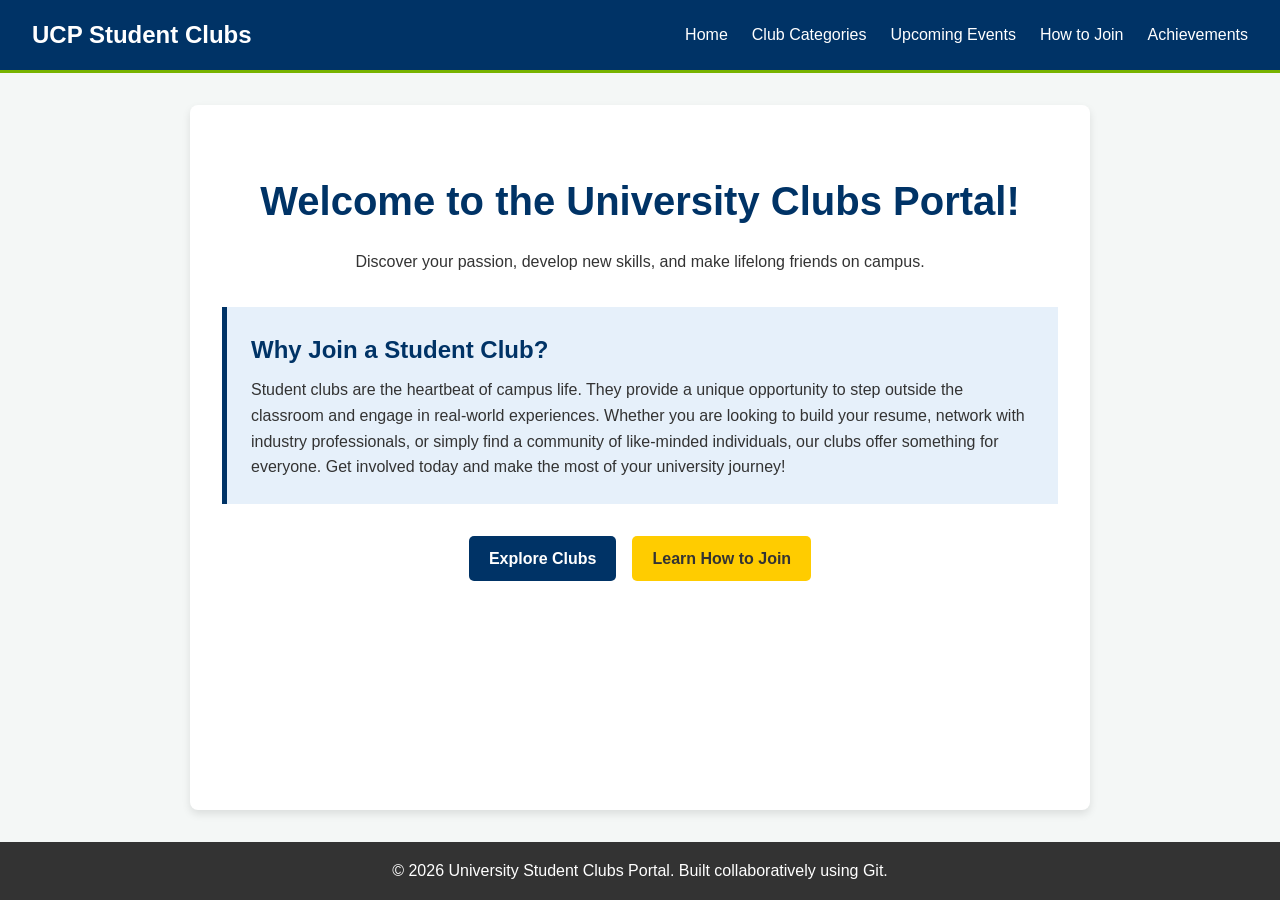
<file: src/index.html>
<!DOCTYPE html>
<html lang="en">
<head>
    <meta charset="UTF-8">
    <meta name="viewport" content="width=device-width, initial-scale=1.0">
    <title>University Student Clubs Portal</title>
    <link rel="stylesheet" href="../styles/styles.css">
</head>
<body>
    <header class="navbar">
        <div class="logo">UCP Student Clubs</div>
        <nav>
            <ul class="nav-links">
                <li><a href="index.html">Home</a></li>
                <li><a href="clubs.html">Club Categories</a></li>
                <li><a href="events.html">Upcoming Events</a></li>
                <li><a href="join.html">How to Join</a></li>
                <li><a href="highlights.html">Achievements</a></li>
            </ul>
        </nav>
    </header>

    <main class="hero-section">
        <h1>Welcome to the University Clubs Portal!</h1>
        <p>Discover your passion, develop new skills, and make lifelong friends on campus.</p>
        
        <section class="importance-section">
            <h2>Why Join a Student Club?</h2>
            <p>
                Student clubs are the heartbeat of campus life. They provide a unique opportunity to step outside the classroom and engage in real-world experiences. Whether you are looking to build your resume, network with industry professionals, or simply find a community of like-minded individuals, our clubs offer something for everyone. Get involved today and make the most of your university journey!
            </p>
        </section>

        <div class="cta-buttons">
            <a href="clubs.html" class="btn primary-btn">Explore Clubs</a>
            <a href="join.html" class="btn secondary-btn">Learn How to Join</a>
        </div>
    </main>

    <footer>
        <p>&copy; 2026 University Student Clubs Portal. Built collaboratively using Git.</p>
    </footer>
</body>
</html>
</file>
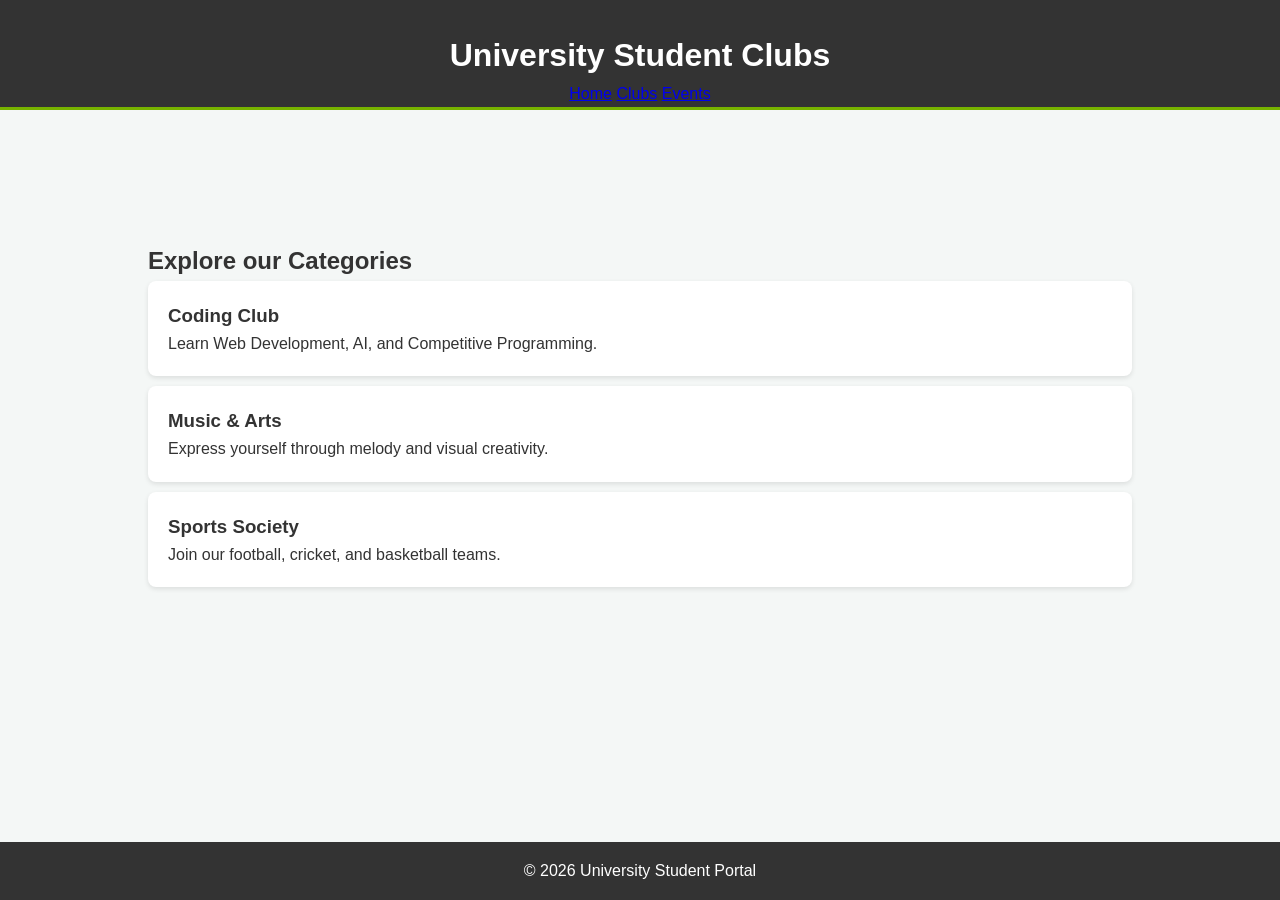
<file: src/clubs.html>
<!DOCTYPE html>
<html lang="en">
<head>
    <meta charset="UTF-8">
    <meta name="viewport" content="width=device-width, initial-scale=1.0">
    <title>Student Clubs - Portal</title>
    <link rel="stylesheet" href="../styles/styles.css">
</head>
<body>
    <header>
        <h1>University Student Clubs</h1>
        <nav>
            <a href="index.html">Home</a>
            <a href="clubs.html">Clubs</a>
            <a href="events.html">Events</a>
        </nav>
    </header>

    <main class="container">
        <section class="club-list">
            <h2>Explore our Categories</h2>
            <div class="card">
                <h3>Coding Club</h3>
                <p>Learn Web Development, AI, and Competitive Programming.</p>
            </div>
            <div class="card">
                <h3>Music & Arts</h3>
                <p>Express yourself through melody and visual creativity.</p>
            </div>
            <div class="card">
                <h3>Sports Society</h3>
                <p>Join our football, cricket, and basketball teams.</p>
            </div>
        </section>
    </main>

    <footer>
        <p>&copy; 2026 University Student Portal</p>
    </footer>
</body>
</html>
</file>
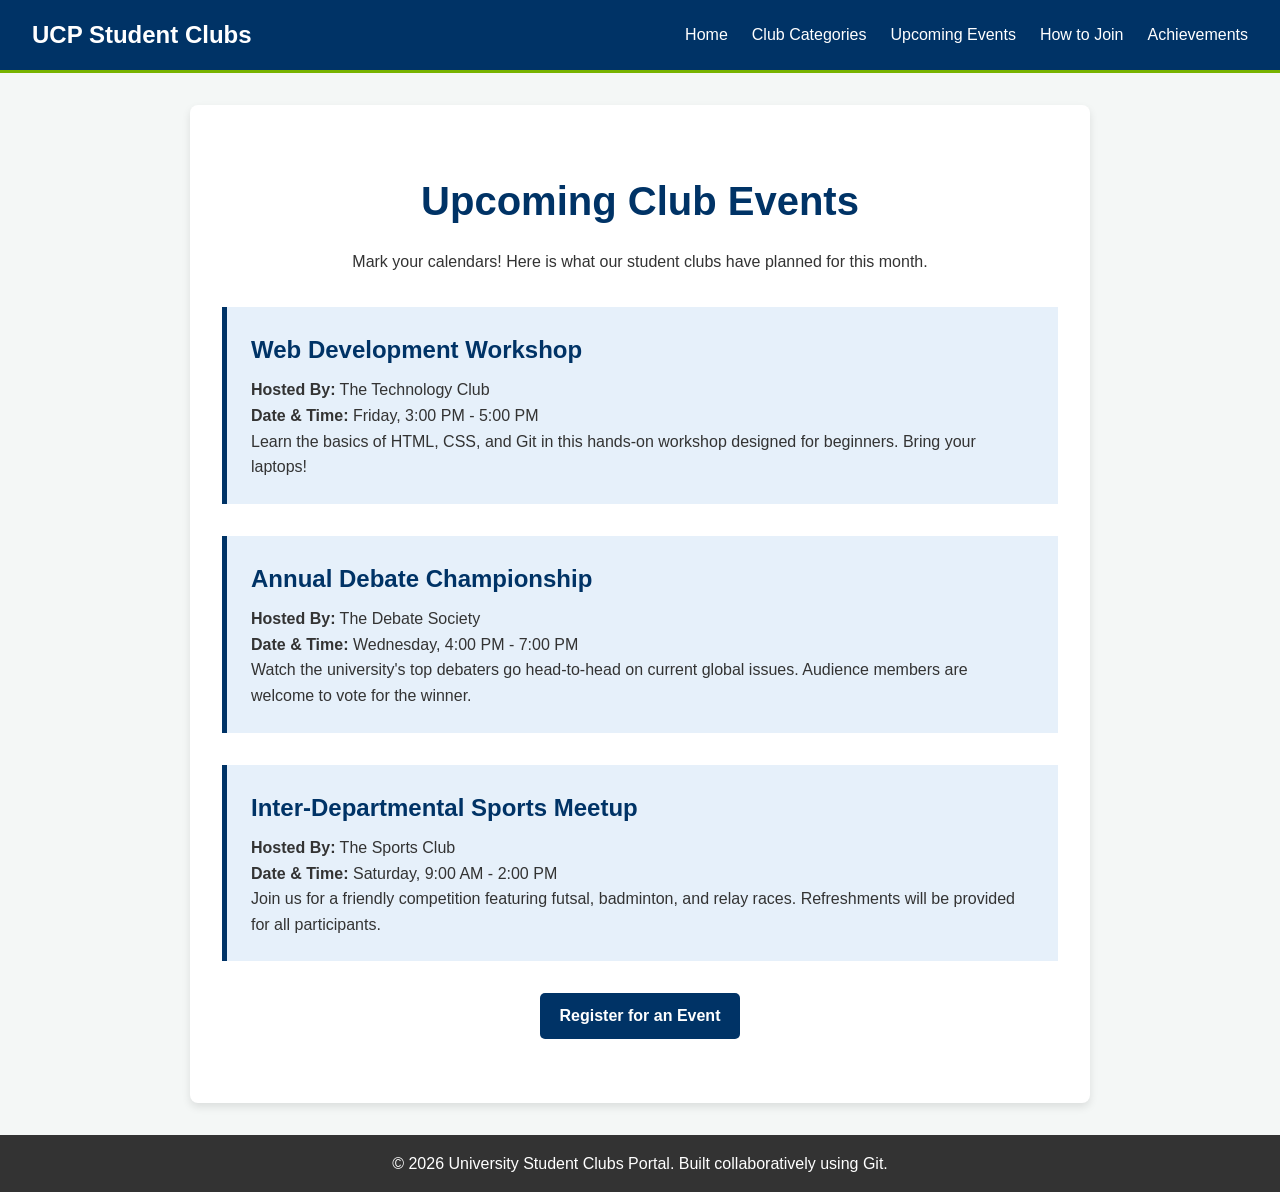
<file: src/events.html>
<!DOCTYPE html>
<html lang="en">
<head>
    <meta charset="UTF-8">
    <meta name="viewport" content="width=device-width, initial-scale=1.0">
    <title>Upcoming Events - UCP Clubs</title>
    <link rel="stylesheet" href="../styles/styles.css">
</head>
<body>
    
    <header class="navbar">
        <div class="logo">UCP Student Clubs</div>
        <nav>
            <ul class="nav-links">
                <li><a href="index.html">Home</a></li>
                <li><a href="clubs.html">Club Categories</a></li>
                <li><a href="events.html">Upcoming Events</a></li>
                <li><a href="join.html">How to Join</a></li>
                <li><a href="highlights.html">Achievements</a></li>
            </ul>
        </nav>
    </header>

    <main class="hero-section" style="text-align: left;">
        <h1 style="text-align: center;">Upcoming Club Events</h1>
        <p style="text-align: center;">Mark your calendars! Here is what our student clubs have planned for this month.</p>

        <section class="importance-section">
            <h2>Web Development Workshop</h2>
            <p><strong>Hosted By:</strong> The Technology Club</p>
            <p><strong>Date & Time:</strong> Friday, 3:00 PM - 5:00 PM</p>
            <p>Learn the basics of HTML, CSS, and Git in this hands-on workshop designed for beginners. Bring your laptops!</p>
        </section>

        <section class="importance-section">
            <h2>Annual Debate Championship</h2>
            <p><strong>Hosted By:</strong> The Debate Society</p>
            <p><strong>Date & Time:</strong> Wednesday, 4:00 PM - 7:00 PM</p>
            <p>Watch the university's top debaters go head-to-head on current global issues. Audience members are welcome to vote for the winner.</p>
        </section>

        <section class="importance-section">
            <h2>Inter-Departmental Sports Meetup</h2>
            <p><strong>Hosted By:</strong> The Sports Club</p>
            <p><strong>Date & Time:</strong> Saturday, 9:00 AM - 2:00 PM</p>
            <p>Join us for a friendly competition featuring futsal, badminton, and relay races. Refreshments will be provided for all participants.</p>
        </section>

        <div class="cta-buttons">
            <a href="join.html" class="btn primary-btn">Register for an Event</a>
        </div>
    </main>

    <footer>
        <p>&copy; 2026 University Student Clubs Portal. Built collaboratively using Git.</p>
    </footer>

</body>
</html>
</file>
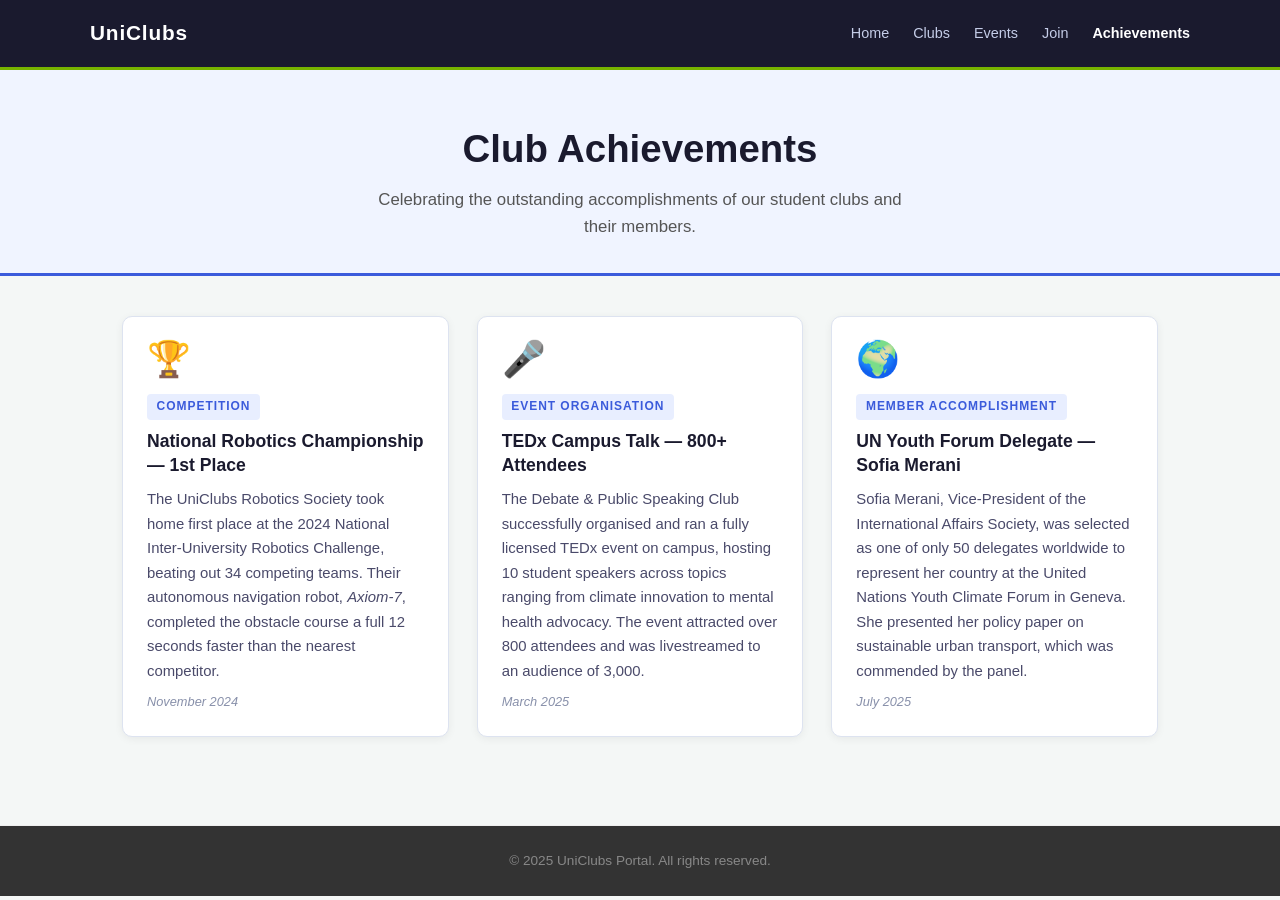
<file: src/highlights.html>
<!DOCTYPE html>
<html lang="en">
<head>
  <meta charset="UTF-8" />
  <meta name="viewport" content="width=device-width, initial-scale=1.0" />
  <title>Club Achievements | UniClubs Portal</title>
 <link rel="stylesheet" href="../styles/styles.css">
</head>
<body>

  <header class="site-header">
    <div class="site-header__inner">
      <span class="site-logo">UniClubs</span>
      <nav class="site-nav">
        <ul>
          <li><a href="index.html">Home</a></li>
          <li><a href="clubs.html">Clubs</a></li>
          <li><a href="events.html">Events</a></li>
          <li><a href="join.html">Join</a></li>
          <li><a href="highlights.html" class="nav-active">Achievements</a></li>
        </ul>
      </nav>
    </div>
  </header>

  <main>
    <section class="achievements-hero">
      <h1>Club Achievements</h1>
      <p>Celebrating the outstanding accomplishments of our student clubs and their members.</p>
    </section>

    <section class="achievements-grid">

      <article class="achievement-card">
        <div class="achievement-card__badge">🏆</div>
        <div class="achievement-card__content">
          <span class="achievement-card__category">Competition</span>
          <h2 class="achievement-card__title">National Robotics Championship — 1st Place</h2>
          <p class="achievement-card__body">
            The UniClubs Robotics Society took home first place at the 2024 National Inter-University
            Robotics Challenge, beating out 34 competing teams. Their autonomous navigation robot,
            <em>Axiom-7</em>, completed the obstacle course a full 12 seconds faster than the
            nearest competitor.
          </p>
          <span class="achievement-card__date">November 2024</span>
        </div>
      </article>

      <article class="achievement-card">
        <div class="achievement-card__badge">🎤</div>
        <div class="achievement-card__content">
          <span class="achievement-card__category">Event Organisation</span>
          <h2 class="achievement-card__title">TEDx Campus Talk — 800+ Attendees</h2>
          <p class="achievement-card__body">
            The Debate &amp; Public Speaking Club successfully organised and ran a fully licensed
            TEDx event on campus, hosting 10 student speakers across topics ranging from
            climate innovation to mental health advocacy. The event attracted over 800 attendees
            and was livestreamed to an audience of 3,000.
          </p>
          <span class="achievement-card__date">March 2025</span>
        </div>
      </article>

      <article class="achievement-card">
        <div class="achievement-card__badge">🌍</div>
        <div class="achievement-card__content">
          <span class="achievement-card__category">Member Accomplishment</span>
          <h2 class="achievement-card__title">UN Youth Forum Delegate — Sofia Merani</h2>
          <p class="achievement-card__body">
            Sofia Merani, Vice-President of the International Affairs Society, was selected as
            one of only 50 delegates worldwide to represent her country at the United Nations
            Youth Climate Forum in Geneva. She presented her policy paper on sustainable urban
            transport, which was commended by the panel.
          </p>
          <span class="achievement-card__date">July 2025</span>
        </div>
      </article>

    </section>
  </main>

  <footer class="site-footer">
    <p>&copy; 2025 UniClubs Portal. All rights reserved.</p>
  </footer>

</body>
</html>
</file>
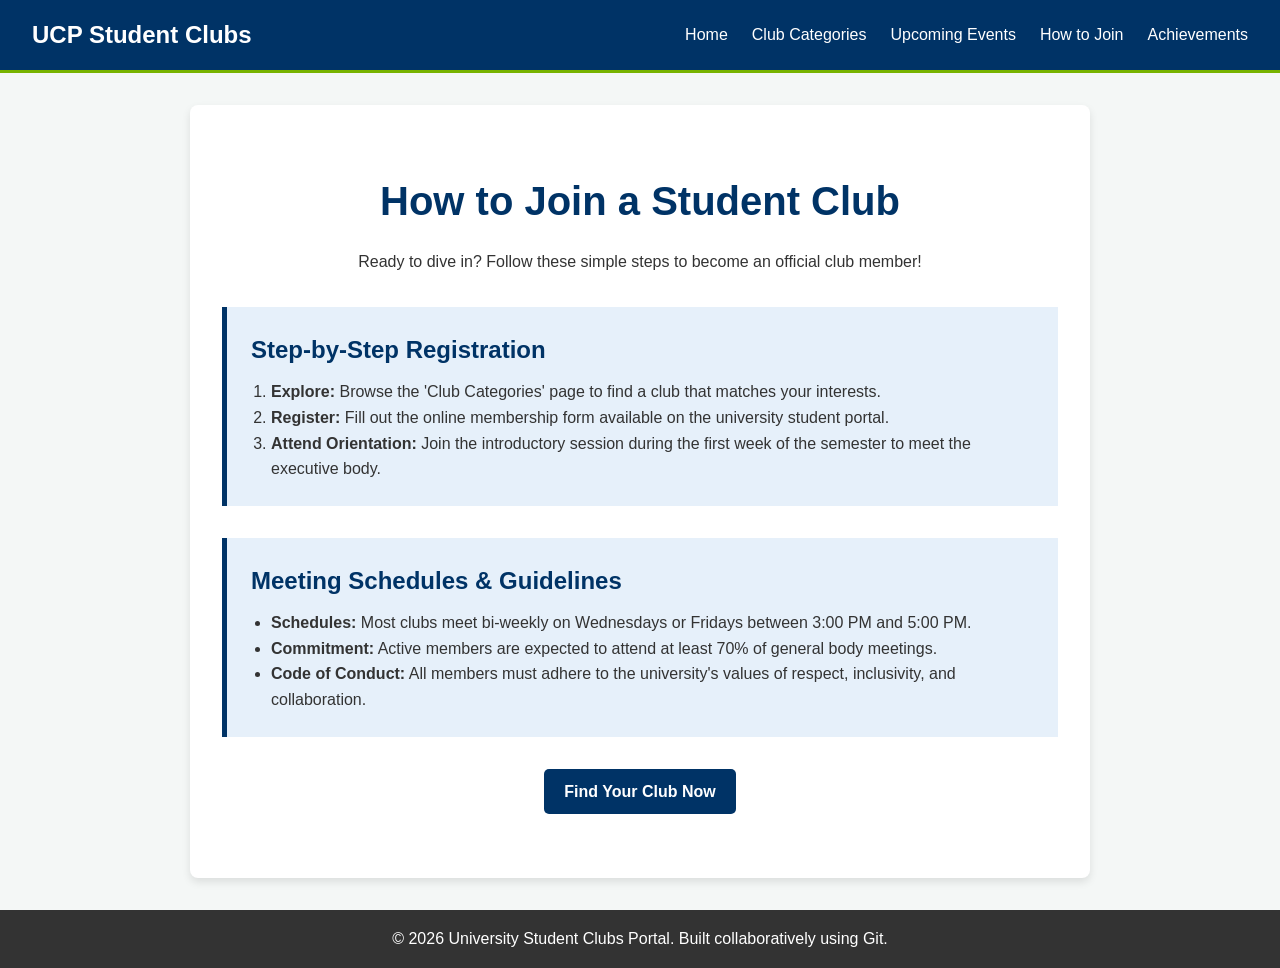
<file: src/join.html>
<!DOCTYPE html>
<html lang="en">
<head>
    <meta charset="UTF-8">
    <meta name="viewport" content="width=device-width, initial-scale=1.0">
    <title>How to Join - UCP Clubs</title>
    <link rel="stylesheet" href="../styles/styles.css">
</head>
<body>
    
    <header class="navbar">
        <div class="logo">UCP Student Clubs</div>
        <nav>
            <ul class="nav-links">
                <li><a href="index.html">Home</a></li>
                <li><a href="clubs.html">Club Categories</a></li>
                <li><a href="events.html">Upcoming Events</a></li>
                <li><a href="join.html">How to Join</a></li>
                <li><a href="highlights.html">Achievements</a></li>
            </ul>
        </nav>
    </header>

    <main class="hero-section" style="text-align: left;">
        <h1 style="text-align: center;">How to Join a Student Club</h1>
        <p style="text-align: center;">Ready to dive in? Follow these simple steps to become an official club member!</p>

        <section class="importance-section">
            <h2>Step-by-Step Registration</h2>
            <ol style="margin-left: 20px; margin-top: 10px;">
                <li><strong>Explore:</strong> Browse the 'Club Categories' page to find a club that matches your interests.</li>
                <li><strong>Register:</strong> Fill out the online membership form available on the university student portal.</li>
                <li><strong>Attend Orientation:</strong> Join the introductory session during the first week of the semester to meet the executive body.</li>
            </ol>
        </section>

        <section class="importance-section">
            <h2>Meeting Schedules & Guidelines</h2>
            <ul style="margin-left: 20px; margin-top: 10px;">
                <li><strong>Schedules:</strong> Most clubs meet bi-weekly on Wednesdays or Fridays between 3:00 PM and 5:00 PM.</li>
                <li><strong>Commitment:</strong> Active members are expected to attend at least 70% of general body meetings.</li>
                <li><strong>Code of Conduct:</strong> All members must adhere to the university's values of respect, inclusivity, and collaboration.</li>
            </ul>
        </section>

        <div class="cta-buttons">
            <a href="clubs.html" class="btn primary-btn">Find Your Club Now</a>
        </div>
    </main>

    <footer>
        <p>&copy; 2026 University Student Clubs Portal. Built collaboratively using Git.</p>
    </footer>

</body>
</html>
</file>
<file: styles/styles.css>
body {
    font-family: 'Segoe UI', Tahoma, Geneva, Verdana, sans-serif;
    line-height: 1.6;
    margin: 0;
    padding: 0;
    background-color: #f4f4f4;
}

.container {
    width: 80%;
    margin: auto;
    overflow: hidden;
    padding: 20px;
}

header {
    background: #333;
    color: #fff;
    padding-top: 30px;
    min-height: 70px;
    border-bottom: #77b300 3px solid;
    text-align: center;
}

.card {
    background: #fff;
    padding: 20px;
    margin-bottom: 10px;
    border-radius: 8px;
    box-shadow: 0 2px 5px rgba(0,0,0,0.1);
}


@media (max-width: 600px) {
    .container {
        width: 95%;
        padding: 10px;
    }
    
    header h1 {
        font-size: 1.5rem;
    }
}
* { margin: 0; padding: 0; box-sizing: border-box; font-family: 'Segoe UI', Tahoma, Geneva, Verdana, sans-serif; }
body { background-color: #f4f7f6; color: #333; line-height: 1.6; display: flex; flex-direction: column; min-height: 100vh; }
.navbar { background-color: #003366; color: white; padding: 1rem 2rem; display: flex; justify-content: space-between; align-items: center; }
.navbar .logo { font-size: 1.5rem; font-weight: bold; }
.nav-links { list-style: none; display: flex; gap: 1.5rem; }
.nav-links a { color: white; text-decoration: none; font-weight: 500; transition: color 0.3s; }
.nav-links a:hover { color: #ffcc00; }
.hero-section { flex: 1; padding: 4rem 2rem; text-align: center; background-color: white; margin: 2rem auto; max-width: 900px; border-radius: 8px; box-shadow: 0 4px 8px rgba(0,0,0,0.1); }
.hero-section h1 { color: #003366; margin-bottom: 1rem; font-size: 2.5rem; }
.importance-section { margin: 2rem 0; padding: 1.5rem; background-color: #e6f0fa; border-left: 5px solid #003366; text-align: left; }
.importance-section h2 { margin-bottom: 0.5rem; color: #003366; }
.cta-buttons { margin-top: 2rem; display: flex; justify-content: center; gap: 1rem; }
.btn { padding: 10px 20px; text-decoration: none; border-radius: 5px; font-weight: bold; transition: background 0.3s; }
.primary-btn { background-color: #003366; color: white; }
.primary-btn:hover { background-color: #002244; }
.secondary-btn { background-color: #ffcc00; color: #333; }
.secondary-btn:hover { background-color: #e6b800; }
footer { background-color: #333; color: white; text-align: center; padding: 1rem; margin-top: auto; }
@media (max-width: 768px) {
    .navbar { flex-direction: column; text-align: center; }
    .nav-links { flex-direction: column; margin-top: 1rem; gap: 0.5rem; }
    .hero-section h1 { font-size: 2rem; }
    .cta-buttons { flex-direction: column; }
}


.achievements-hero {
  text-align: center;
  padding: 3rem 1.5rem 2rem;
  background-color: #f0f4ff;
  border-bottom: 3px solid #3b5bdb;
}

.achievements-hero h1 {
  font-size: 2.4rem;
  color: #1a1a2e;
  margin-bottom: 0.5rem;
}

.achievements-hero p {
  font-size: 1.05rem;
  color: #555;
  max-width: 560px;
  margin: 0 auto;
}

/* --- Achievement Cards Grid --- */
.achievements-grid {
  display: grid;
  grid-template-columns: repeat(3, 1fr);
  gap: 1.75rem;
  padding: 2.5rem 2rem;
  max-width: 1100px;
  margin: 0 auto;
}

/* --- Individual Card --- */
.achievement-card {
  background: #ffffff;
  border: 1px solid #dde3f0;
  border-radius: 10px;
  padding: 1.5rem;
  display: flex;
  flex-direction: column;
  gap: 1rem;
  box-shadow: 0 2px 8px rgba(0, 0, 0, 0.06);
  transition: transform 0.2s ease, box-shadow 0.2s ease;
}

.achievement-card:hover {
  transform: translateY(-4px);
  box-shadow: 0 6px 20px rgba(59, 91, 219, 0.15);
}

.achievement-card__badge {
  font-size: 2.2rem;
  line-height: 1;
}

.achievement-card__category {
  display: inline-block;
  background-color: #e8eeff;
  color: #3b5bdb;
  font-size: 0.75rem;
  font-weight: 700;
  text-transform: uppercase;
  letter-spacing: 0.08em;
  padding: 0.2rem 0.6rem;
  border-radius: 4px;
  margin-bottom: 0.4rem;
}

.achievement-card__title {
  font-size: 1.1rem;
  color: #1a1a2e;
  margin: 0.25rem 0 0.6rem;
  line-height: 1.35;
}

.achievement-card__body {
  font-size: 0.93rem;
  color: #4a4a6a;
  line-height: 1.65;
  flex-grow: 1;
}

.achievement-card__date {
  display: block;
  font-size: 0.8rem;
  color: #8890aa;
  font-style: italic;
  margin-top: 0.5rem;
}

/* --- Shared Nav & Header (basic, if not already defined) --- */
.site-header {
  background-color: #1a1a2e;
  padding: 1rem 2rem;
}

.site-header__inner {
  display: flex;
  align-items: center;
  justify-content: space-between;
  max-width: 1100px;
  margin: 0 auto;
}

.site-logo {
  color: #ffffff;
  font-size: 1.3rem;
  font-weight: 700;
  letter-spacing: 0.04em;
}

.site-nav ul {
  list-style: none;
  display: flex;
  gap: 1.5rem;
  margin: 0;
  padding: 0;
}

.site-nav a {
  color: #c5cde8;
  text-decoration: none;
  font-size: 0.9rem;
  transition: color 0.2s;
}

.site-nav a:hover,
.site-nav a.nav-active {
  color: #ffffff;
  font-weight: 600;
}

.site-footer {
  text-align: center;
  padding: 1.5rem;
  font-size: 0.85rem;
  color: #888;
  border-top: 1px solid #eee;
  margin-top: 3rem;
}

@media (max-width: 900px) {
  .achievements-grid {
    grid-template-columns: repeat(2, 1fr);
    padding: 2rem 1.5rem;
  }

  .achievements-hero h1 {
    font-size: 2rem;
  }
}

/* Mobile: single-column stack, collapsed nav */
@media (max-width: 580px) {
  .achievements-grid {
    grid-template-columns: 1fr;
    padding: 1.5rem 1rem;
  }

  .achievements-hero {
    padding: 2rem 1rem 1.5rem;
  }

  .achievements-hero h1 {
    font-size: 1.6rem;
  }

  .site-header__inner {
    flex-direction: column;
    gap: 0.75rem;
    text-align: center;
  }

  .site-nav ul {
    flex-wrap: wrap;
    justify-content: center;
    gap: 0.75rem 1.25rem;
  }
}
</file>
